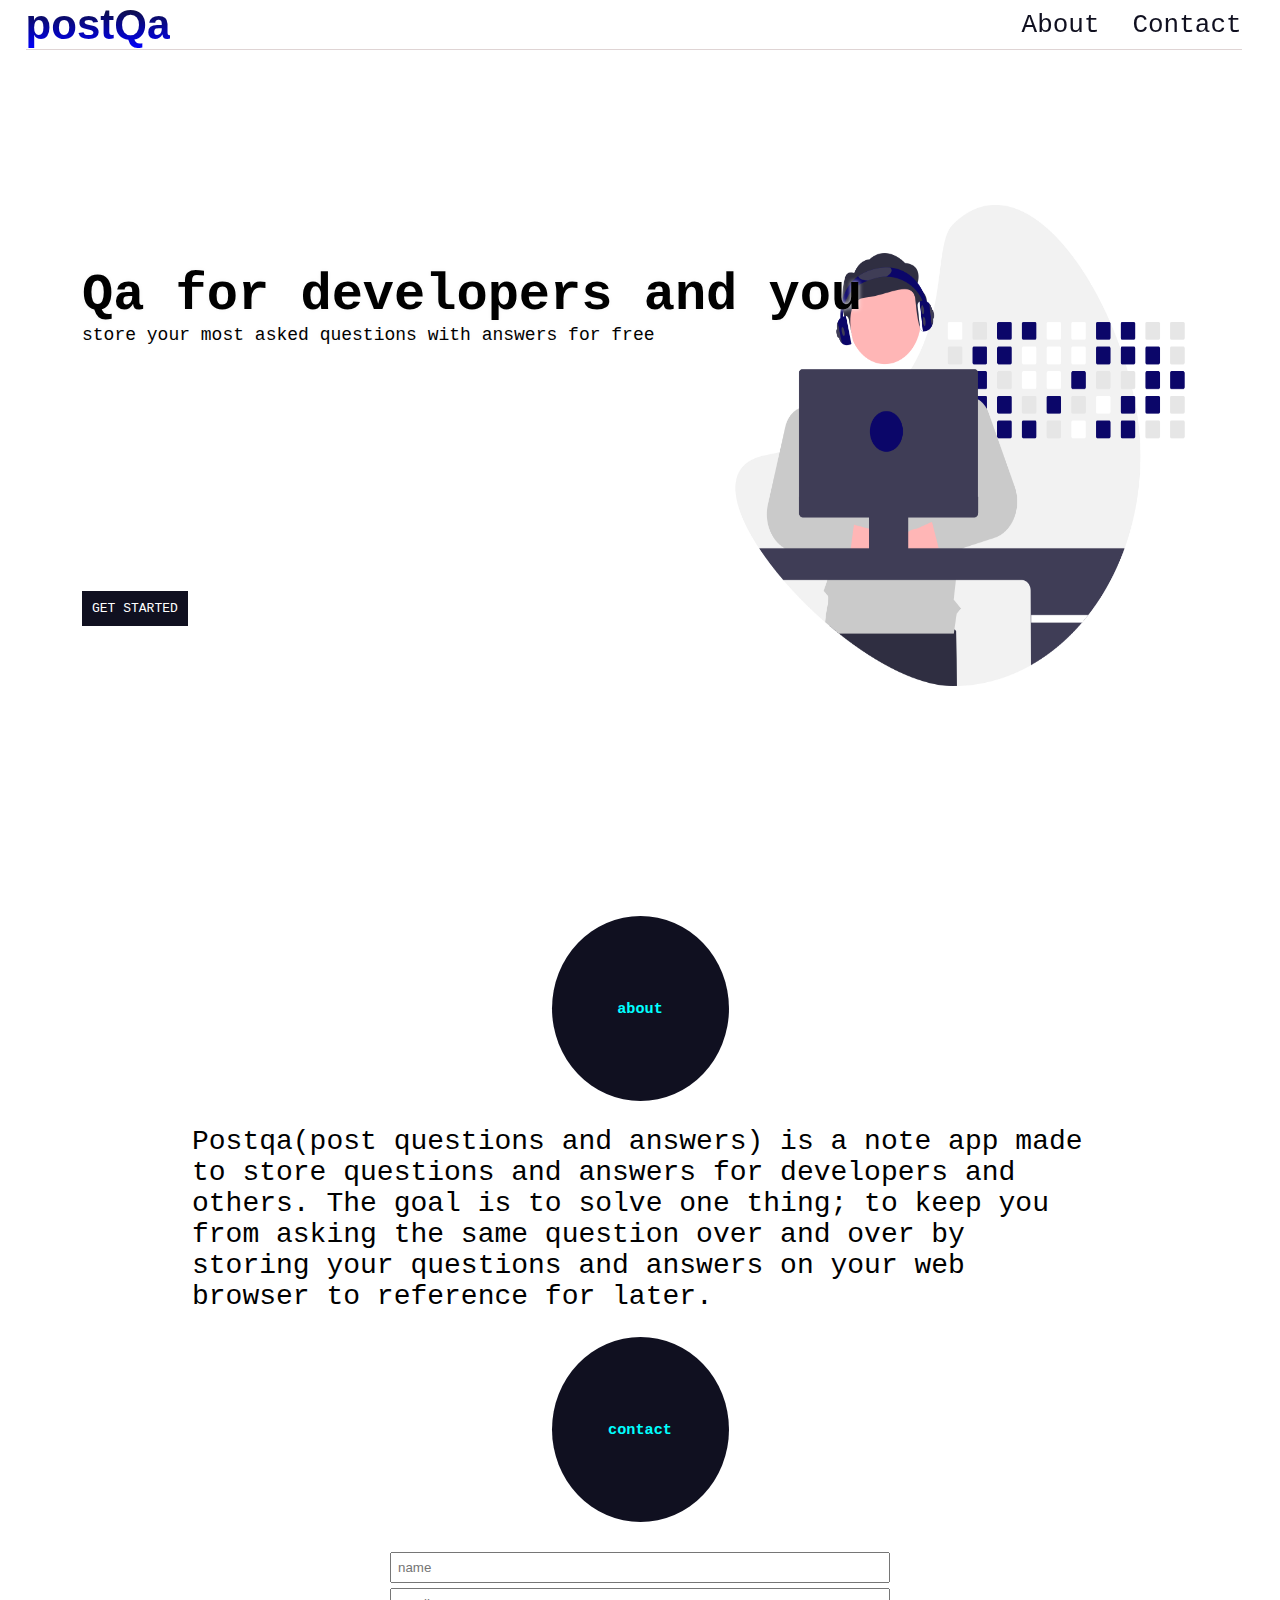
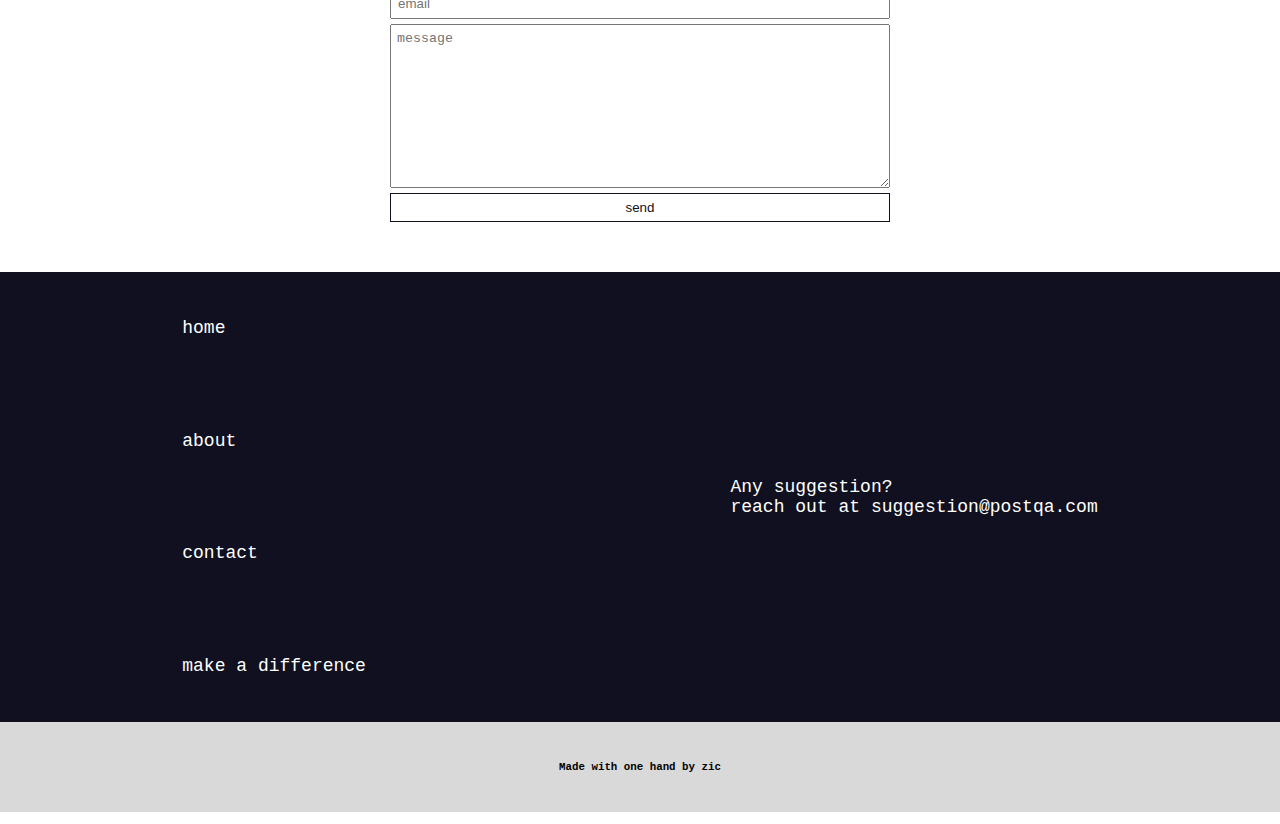
<file: index.html>
<!DOCTYPE html>
<html lang="en">
<head>
    <meta charset="UTF-8">
    <meta http-equiv="X-UA-Compatible" content="IE=edge">
    <meta name="viewport" content="width=device-width, initial-scale=1.0">
    <title>postQa - Note app</title>
    <meta name="description" content="postqa is a note app made for developers and other individuals to store their questions and answers.">
    <meta name="keywords" content="Note app, code snippet, store question and answers, store coding questions and answers">
    <link rel="stylesheet" href="style.css">
    <link rel="shortcut icon" href="favicon.ico" type="image/x-icon">
    <script src="main.js" defer></script>
</head>
<body>
    <div>
        <header class="same-margin-width">
            <h1>postQa</h1>
            <h2 id="hamburger">|||</h2>
            <ul>
                <li><a href="#about">about</a></li>
                <li><a href="#contact">contact</a></li>
            </ul>
        </header>
        <main>
            <div class="homepage same-margin-width" id="home">
                <div>
                    <h2>Qa for developers and you</h2>
                    <p>store your most asked questions with answers for free</p>
                    <a href="note.html">get started</a>
                </div>
                <img src="images/devworking.png" alt="developer working">
            </div>
            <div class="about">
           <div class="circle" id="about"><h3>about</h3></div>
           <p>Postqa(post questions and answers) is a note app made to store questions and answers for developers and others. The goal is to solve one thing;  to keep you from asking the same question over and over by storing your questions and answers on your web browser to reference for later.
           </p>
           </div>
           <div id="contact" class="contact same-margin-width">
                <div class="circle"><h3>contact</h3></div>
                <form action="https://formsubmit.co/zic@postqa.com" method="POST">
                    <input type="text" name="name" placeholder="name"required>
                    <input type="email" name="email" placeholder="email"required>
                    <textarea name="message" id="" cols="30" rows="10" placeholder="message"></textarea>
                    <input type="hidden" name="_captcha" value="false">
                    <input type="hidden" name="_template" value="table">
                    <input type="hidden" name="_next" value="https://postqa.com/thanks.html">
                    <button type="submit">send</button>
                 </form>
            </div>
        </main>
        <footer>
            <div class="links">
                <a href="#home">home</a>
                <a href="#about">about</a>
                <a href="#contact">contact</a>
                <a href="donate.html">make a difference</a>
            </div>
            <p>Any suggestion? <br> reach out at suggestion@postqa.com</p>
        </footer>
        <div class="bottom"><h5>Made with one hand by <a href="https://www.instagram.com/thebadvilain/" target="_blank">zic</a></h5></div>
    </div>
</body>
</html>
</file>
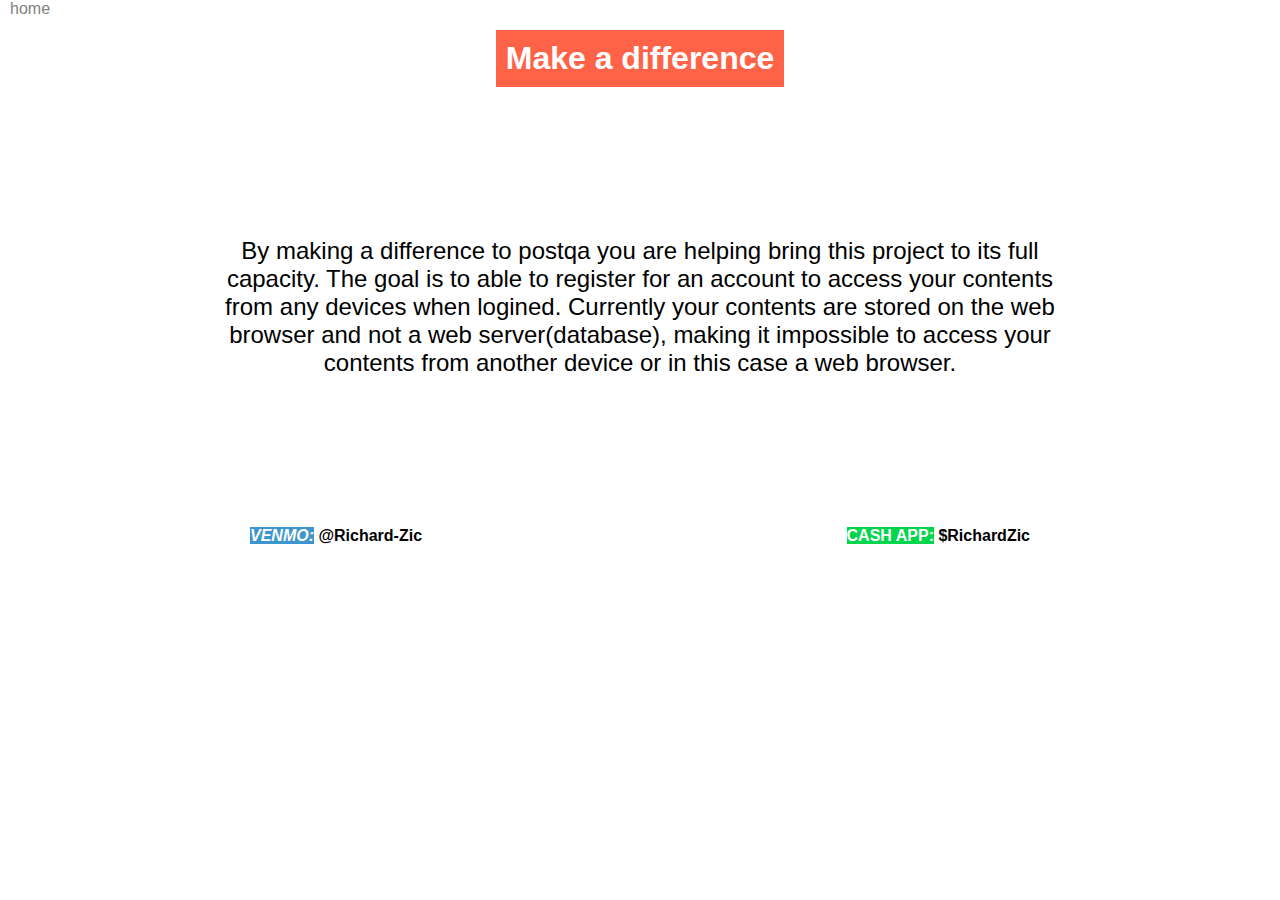
<file: donate.html>
<!DOCTYPE html>
<html lang="en">
<head>
    <meta charset="UTF-8">
    <meta http-equiv="X-UA-Compatible" content="IE=edge">
    <meta name="viewport" content="width=device-width, initial-scale=1.0">
    <title>postQa</title>
    <link rel="stylesheet" href="donate.css">
</head>
<body>
    <a href="index.html">home</a>
    <div>
        <h1>Make a difference</h1>
        <p>By making a difference to postqa you are helping bring this project to its full capacity. The goal is to able to register for an account to access your contents from any devices when logined. Currently your contents are stored on the web browser and not a web server(database), making it impossible to access your contents from another device or in this case a web browser. </p>
      <div class="receiver-name">
          <h2><span class="venmo">VENMO:</span> @Richard-Zic</h2>
          <h2><span class="cashup">CASH APP:</span> $RichardZic</h2>
      </div>
    </div>
</body>
</html>
</file>
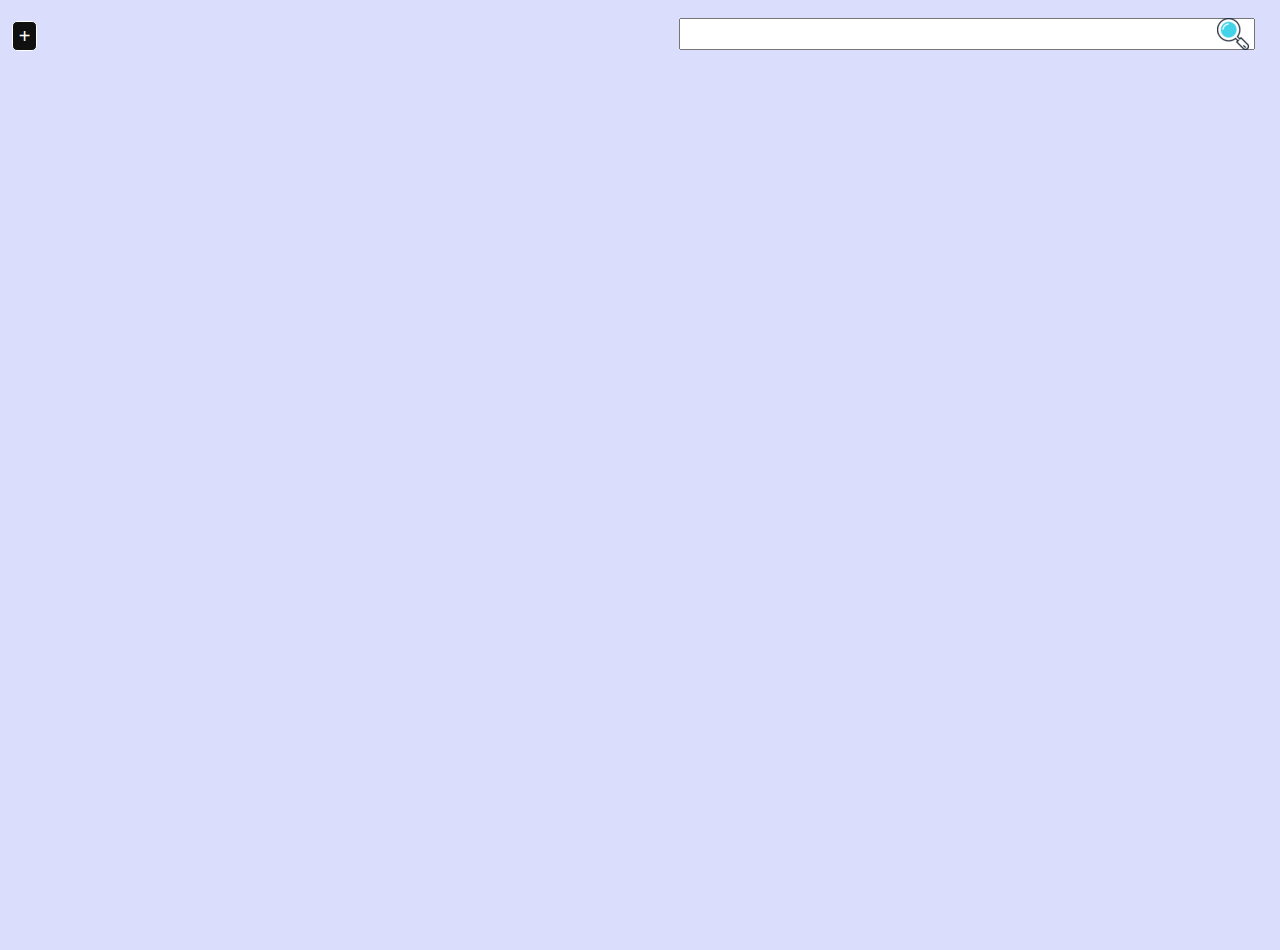
<file: note.html>
<!DOCTYPE html>
<html lang="en">
<head>
    <meta charset="UTF-8">
    <meta http-equiv="X-UA-Compatible" content="IE=edge">
    <meta name="viewport" content="width=device-width, initial-scale=1.0">
    <title>postQa - note app</title>
    <link rel="stylesheet" href="note.css">
    <script src="note.js" defer></script>
</head>
<body>
    <div class="container" id="body">
        <div class="header">
            <div>
                <button id="addnewnote">+</button>
                <div class="note-hide" id="noteapp">
                    <input type="text" name="title" id="title" autocomplete="off" placeholder="Add a question">
                    <textarea name="note" id="note" cols="30" rows="10" placeholder="Add an answer"></textarea>
                    <button id="submit">add</button>
                </div>
            </div>
            <div class="search">
                <input type="text" name="text" id="searchBar">
                <img src="images/searchimg.png" alt="">
            </div>
        </div>
        <div id="card-container"></div>
        <!--<img src="images/DHOWTO.png" alt="">-->
    </div>
</body>
</html>
</file>
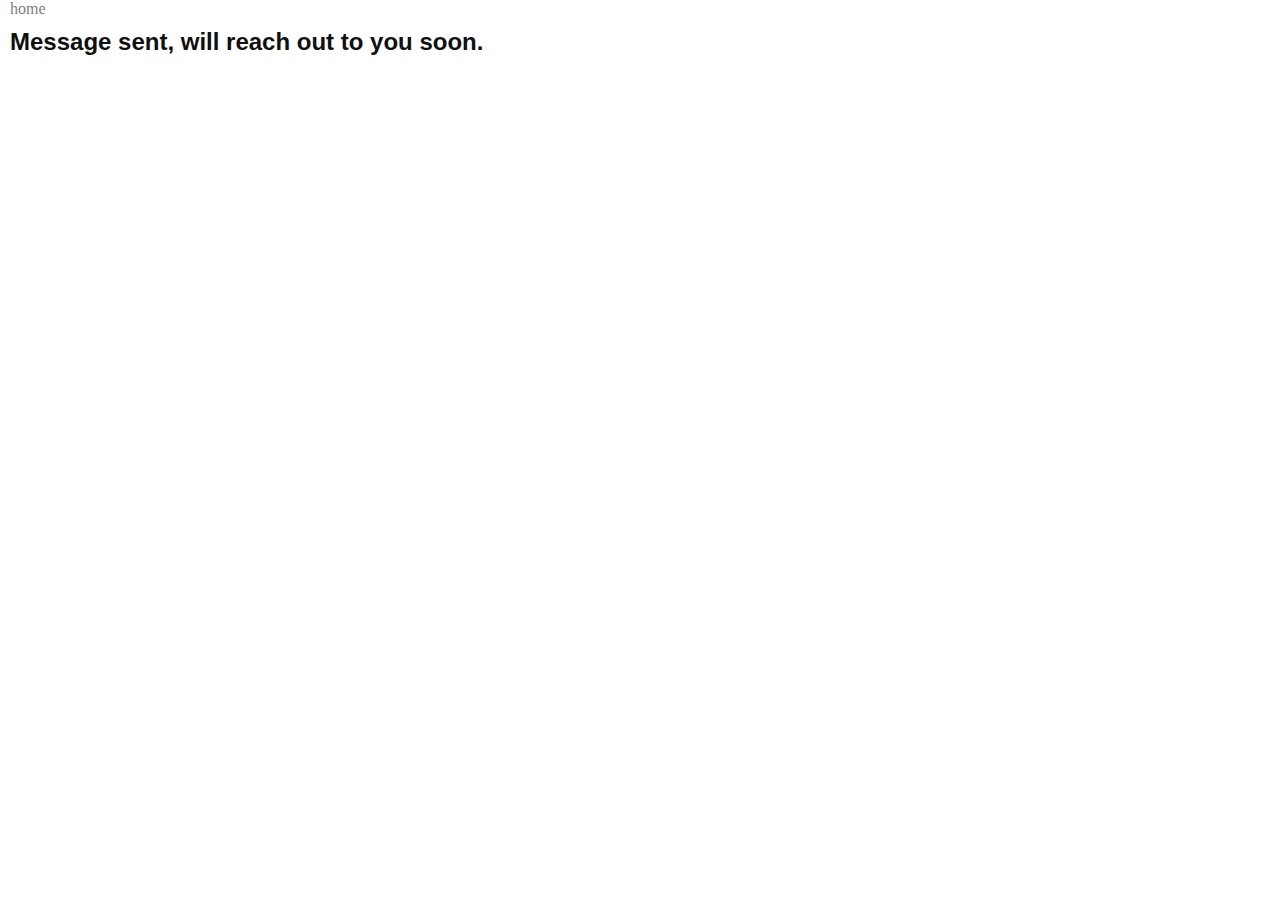
<file: thanks.html>
<!DOCTYPE html>
<html lang="en">
<head>
    <meta charset="UTF-8">
    <meta http-equiv="X-UA-Compatible" content="IE=edge">
    <meta name="viewport" content="width=device-width, initial-scale=1.0">
    <title>Thank you</title>
    <style>
        *{
            padding: 0;
            margin: 0;
            box-sizing: border-box;
        }
        a{
            opacity: 3;
            padding: 10px;
            color: gray;
            text-decoration: none;
        }
        h2{
            font-family: 'Lucida Sans', 'Lucida Sans Regular', 'Lucida Grande', 'Lucida Sans Unicode', Geneva, Verdana, sans-serif;
            color: #101010;
            margin: 0 auto;
            padding: 10px;
        }
    </style>
</head>
<body>
    <a href="index.html">home</a>
    <h2>Message sent, will reach out to you soon.</h2>
</body>
</html>
</file>
<file: style.css>
*{
    padding: 0;
    margin: 0;
    box-sizing: border-box;
}
body{
    text-shadow: 10px 10px 5px 5px blue;
    font-family: monospace;
    overflow-x: hidden;
}
.same-margin-width{
    width: 95vw;
    margin: 0 auto;
}
header{
    margin-left: 20px;
    position: fixed;
    left: 2%;
    display: flex;
    justify-content: space-between;
    align-items: center;
    flex-wrap: wrap;
    border-bottom: 1px double rgb(223, 212, 212);
    z-index: 999;
    background-color: white;
    height: 50px;
}
header h2{
    transform: rotate(90deg);
    margin-right: -5px;
    background-color: #101020;
    color: white;
    padding: 2px;
}
header h1{
    font-family: 'Gill Sans', 'Gill Sans MT', Calibri, 'Trebuchet MS', sans-serif;
    background: linear-gradient(to bottom, #101020, blue);
    -webkit-text-fill-color: transparent;
   -webkit-background-clip: text;
   font-size: 42px;
}
header li{
    display: inline;
    list-style: none;
}
header a{
    font-size: 22px;
    color: #101020;
    text-decoration: none;
    text-transform: capitalize;
}
a:hover{
    opacity: 0.5;
}
.space-around{
    margin-left: 10px;
    margin-right: 10px;
}
.homepage{
    height: 99vh;
    display: flex;
    justify-content: space-between;
    align-items: center;
    position: relative;
}
.homepage h2{
    text-shadow: 0px 0px 5px whitesmoke;
}
.homepage div{
    position: relative;
    z-index: 99;
    height: 25vh;
    display: flex;
    flex-direction: column;
}
.homepage p{
    text-shadow: 0px 0px 5px whitesmoke;
    color: black;
}
.homepage img{
    position: absolute;
    right: 0;
    width:70vw;
    height: 65vh;
}
.homepage div a{
    position: absolute;
    bottom: 0;
    left: 0;
    background-color: #101020;
    padding: 10px;
    text-decoration: none;
    color: white;
    text-transform: uppercase;
}
.circle{
    width: 177px;
    height: 185px;
    background-color: #101020;
    border-radius: 50%;
    margin: 25px auto;
    display: flex;
    justify-content: center;
    align-items: center;
    color: aqua;
}
.about p{
    width: 90vw;
    margin: 0 auto;
    font-size: 16px;
    color: black;
}
form{
    display: flex;
    flex-direction: column;
    max-width: 500px;
    margin: 0 auto;
    margin-bottom: 50px;
}
form input, textarea, button{
    margin-top:5px;
    padding: 6px;
}
form button{
    background-color: white;
    color: #101020;
    outline: none;
    border: 1px solid #101020;
    cursor: pointer;
}
form button:hover{
    transition: 500ms ease-in-out;
    background-color: #20204e;
    color:white;
}
footer{
    width: 100vw;
    height: 50vh;
    background-color: #101020;
    margin: 0 auto;
    display: flex;
    justify-content: space-around;
    align-items: center;
}
footer div{
    height: inherit;
}
footer a, p{
    width: fit-content;
    text-decoration: none;
    color: white;
}
.links{
    display: flex;
    flex-direction: column;
    justify-content: space-around;
}
.bottom{
    background-color: #d9d9d9;
    width: 100vw;
    height: 10vh;
    display: flex;
    justify-content: center;
    align-items: center;
}
.bottom a{
    color: black;
    text-decoration: none;
}
/*media queries*/
@media (max-width: 360px) {
    header ul{
      display: none;
    }
    .show-list{
        display: block;
        background-color: #d9d9d9;
        width: 95vw;
        display: flex;
        justify-content: space-between;
    }
}
@media (min-width: 361px) {
    header h2{
        display: none;
    }
}
@media (min-width: 500px) {
    .homepage h2{
        font-size: 32px;
    }
    footer a, p{
        font-size: 18px;
    }
}
@media (min-width:700px) {
    .homepage div{
        margin-left: 50px;
    }
    header a{
        font-size: 26px;
    }
    header a:last-child{
        margin-left: 25px;
    }
    .about p{
        width: 70vw;
        font-size: 28px;
    }
}
@media  (min-width: 900px) {
    .homepage div{
        height: 40vh;
    }
    .homepage h2{
        font-size: 52px;
    }
    .homepage img{
        width: 45vw;
    }
}
</file>
<file: donate.css>
*{
    padding: 0;
    margin: 0;
    box-sizing: border-box;
}
body{
    font-family: Arial, Helvetica, sans-serif;
}

h1{
    padding: 10px;
    background-color: tomato;
    color: white;
    width: fit-content;
    margin: 12px auto;
}
p{
    text-align: center;
    margin: 100px 20px;
}
h2{
    font-size: 16px;
}
.receiver-name{
    display: flex;
    justify-content: space-between;
    margin: 0 20px;
}
a{
    opacity: 3;
    padding: 10px;
    color: gray;
    text-decoration: none;
}
.venmo{
    font-style: italic;
    background-color: #3d95ce;
    color: #fff;
}
.cashup{
    background-color: #00d54b;
    color: #fff;
}
@media (min-width: 600px) {
    p{
        margin: 100px;
        font-size: 24px;
    }
    .receiver-name{
        margin: 0 120px;
    }
}
@media (min-width: 1000px) {
    p{
        margin: 150px 200px;
    }
    .receiver-name{
        margin: 0 250px;
    }
}
</file>
<file: note.css>
*{
    margin: 0;
    padding: 0;
    box-sizing: border-box;
}
body{
    position: relative;
    overflow-x: hidden;
    background-color: #DADDFC;
}
.container{
    width: 100vw;
    height: 100vh;
    position: relative;
}
.header{
    position: fixed;
    top: 0;
    z-index: 9999;
    width: 99vw;
    height: 8vh;
    display: flex;
    justify-content: space-between;
    align-items: center;
    background-color: #DADDFC;
}
.header #addnewnote{
    width: 25px;
    height: 30px;
    margin-left: 12px;
    font-size: 20px;
    background-color: #101010;
    color: #fff;
    border: 1px solid white;
    border-radius: 5px;
}
.header .search input{
    height: 32px;
    width: 45vw;
    position: absolute;
    right: 1%;
    z-index: -1;
    padding-right: 40px;
}
.search{
    margin-right: 18px;
}
@media (max-width: 500px) {
    .search input{
        width: 55vw;
    }
    .search{
        margin-right: 5px;
    }
}
.note-hide{
    display: none;
}
.show-form{
    width: 100vw;
    height: 100vh;
    display: flex;
    background-color: #DADDFC;
    flex-direction: column;
    justify-content: center;
    align-items: center;
    z-index: 99;
    position: absolute;
}
#noteapp input, textarea{
    width: 50vw;
    margin-top: 10px;
    padding: 5px;
}
#noteapp button{
    background-color: #101020;
    color: #fff;
    margin-top: 10px;
    padding: 10px;
}
button{
    cursor: pointer;
}
/*flip card*/
#card-container{
    margin-top: 50px;
    perspective: 1000px;
    display: flex;
    flex-direction: row;
    flex-wrap: wrap;
    justify-content: space-evenly;
    background-color: #000;
    /*width: 100vw;*/
}
.newDiv{
    margin: 10px;
    background-color: #101010;
    border: 1px solid aqua;
    border-bottom: 3px double #fff;
    width: 350px;
    height: 350px;
    border-radius: 1%;
    color:brown;
    display: flex;
    /*justify-content: space-between;*/
    flex-direction: column;
    transform-style: preserve-3d;
    transition: transform 1s ease-in-out;
    position: relative;
}
#card-container .newDiv:hover{
    transform: rotateY(180deg);
    border-bottom: 2px double #fff;
}
.newTitle{
    height: 99%;
    color: #fff;
    margin: 0 auto;
    overflow-wrap: break-word;
    backface-visibility: hidden;
}
.newNote{
    height: 90%;
    margin-right: 2px;
    color: #fff;
    transform: rotateY(180deg);
    position: absolute;
    top: 0;
    right: 0;
    overflow-x:hidden;
    overflow-y: auto;
}
.delete{
    transform: rotateY(180deg);
    width: 30px;
    height: 30px;
    align-self: flex-end;
    margin: 3px;
    outline: none;
    border: none;
    border-radius: 2px;
    background-image: url("images/delete.png");
    cursor: pointer;
    position: absolute;
    bottom: 0;
    right: 0;
} 
.edit{
    background-image: url("images/editbtn.png");
    transform: rotateY(180deg);
    position: absolute;
    bottom: 0;
    left: 0;
    cursor: pointer;
    width: 32px;
    height: 32px;
    background-color: #101010;
    border: none;
}
/*.updown{
    transform: rotateY(180deg);
    position: absolute;
    bottom: -2%;
    left: 50%;
    outline: none;
    border: none;
    background-color: #DADDFC;
    background-image: url("downbtn.png");
    width: 32px;
    height: 28px;
}
.updownrotate{
    transform: rotate(90deg);
}
.hideElement{
    display: none;
}*/
</file>
